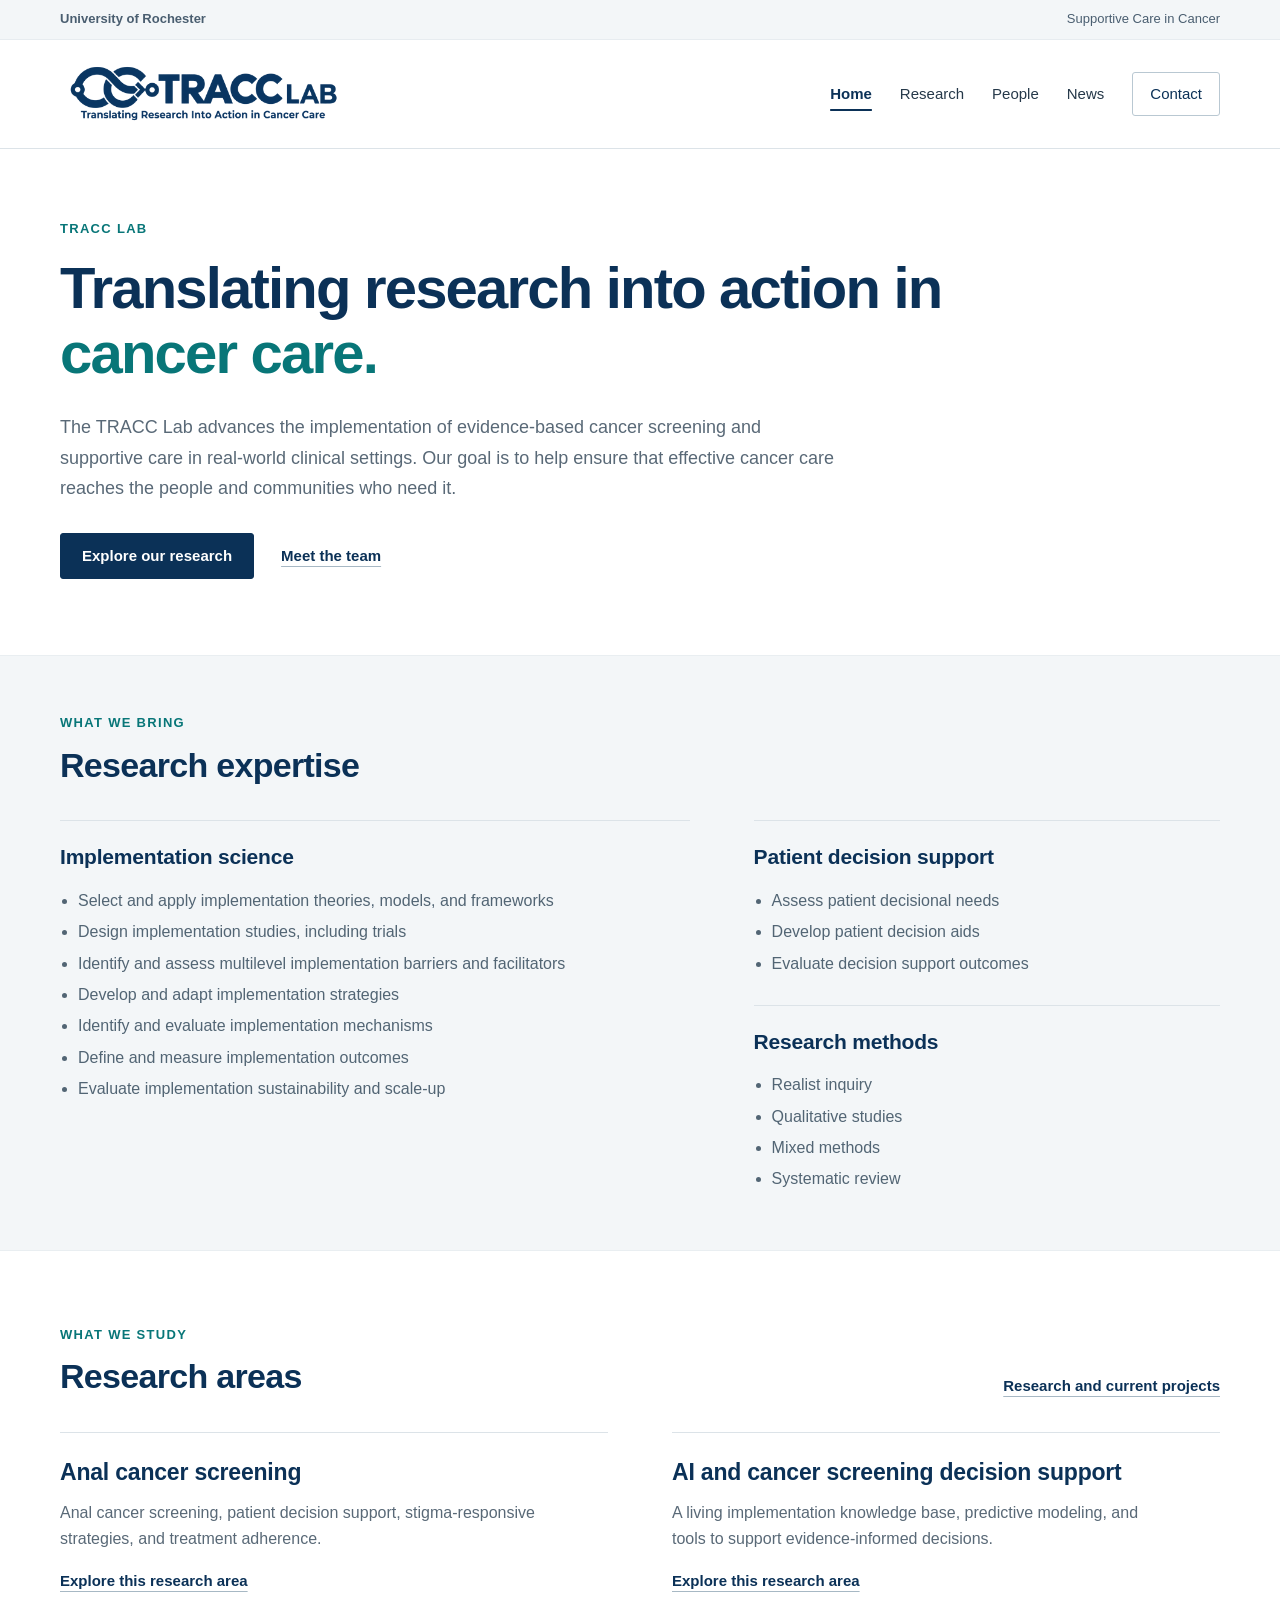
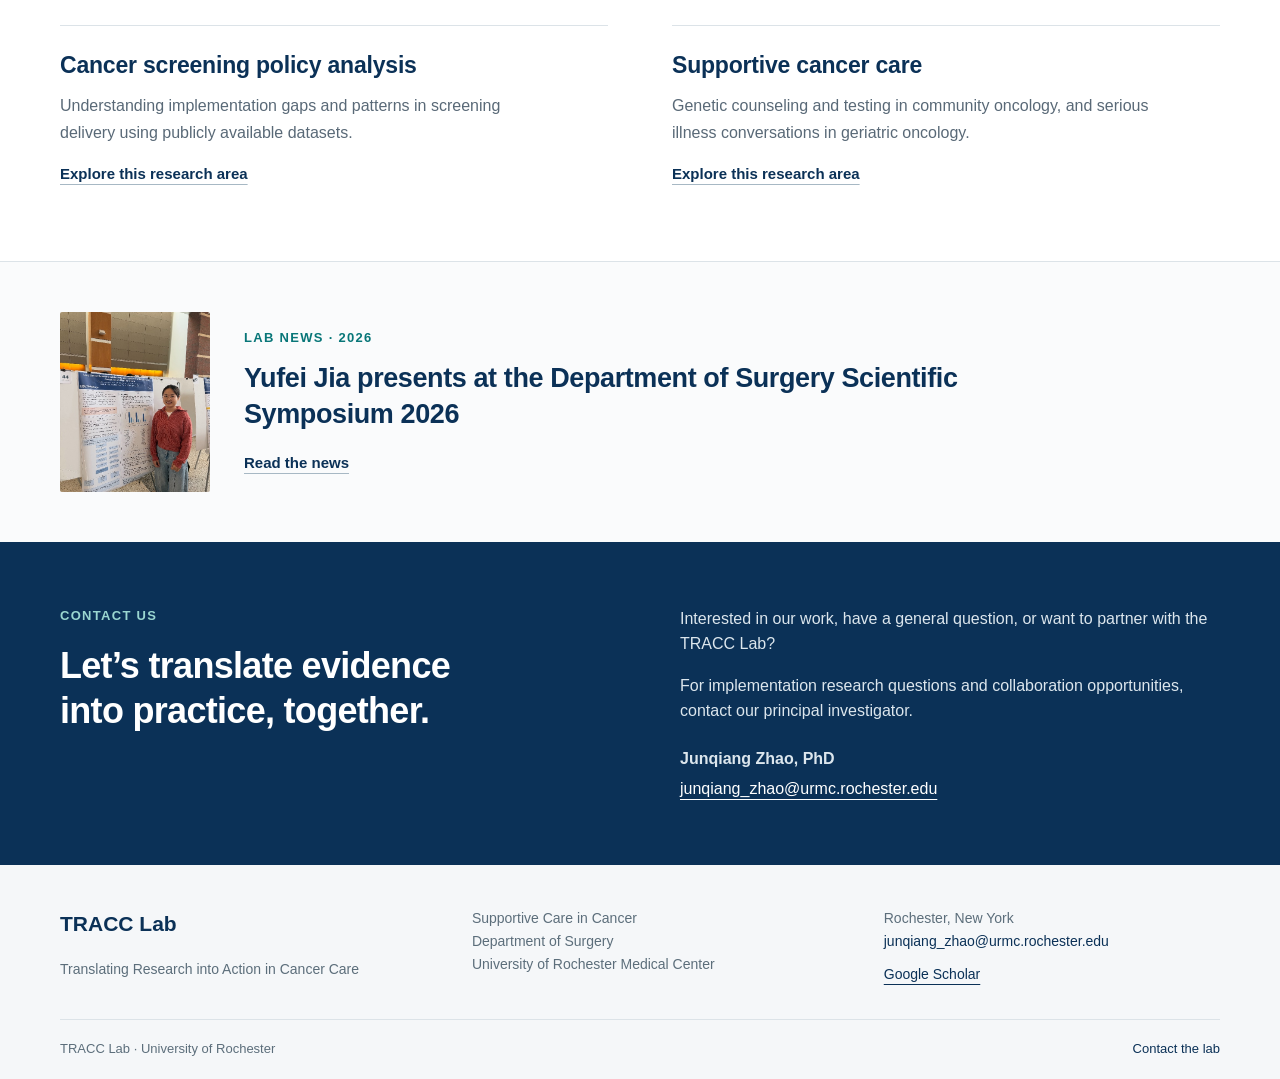
<file: index.html>
<!doctype html>
<html lang="en"><head>
<meta charset="utf-8"><meta name="viewport" content="width=device-width, initial-scale=1">
<meta name="theme-color" content="#0b3157"><meta name="description" content="The TRACC Lab advances the implementation of evidence-based cancer screening and supportive care in real-world clinical settings. Our goal is to help ensure that effective cancer care reaches the people and communities who need it.">
<meta property="og:title" content="TRACC Lab | Translating Research into Action in Cancer Care"><meta property="og:description" content="The TRACC Lab advances the implementation of evidence-based cancer screening and supportive care in real-world clinical settings. Our goal is to help ensure that effective cancer care reaches the people and communities who need it."><meta property="og:type" content="website">
<title>TRACC Lab | Translating Research into Action in Cancer Care</title><link rel="icon" href="assets/favicon.svg" type="image/svg+xml">
<link rel="stylesheet" href="styles.css"><script src="script.js" defer></script>
</head><body><a class="skip" href="#main">Skip to content</a>
<div class="institution-bar"><div class="container"><span>University of Rochester</span><span>Supportive Care in Cancer</span></div></div>
<header class="site-header"><div class="container header-inner">
  <a class="brand" href="index.html" aria-label="TRACC Lab home"><img src="assets/tracc-logo.png" width="2172" height="724" alt="TRACC Lab — Translating Research into Action in Cancer Care"></a>
  <nav id="site-nav" aria-label="Main navigation"><a href="index.html" aria-current="page">Home</a><a href="research.html">Research</a><a href="people.html">People</a><a href="news.html">News</a><a class="nav-contact" href="index.html#contact">Contact</a></nav>
  <button class="menu-toggle" type="button" aria-expanded="false" aria-controls="site-nav" aria-label="Open navigation"><span></span><span></span></button>
</div></header><main id="main"><section class="container home-hero">
  <div class="hero-copy"><p class="eyebrow">TRACC Lab</p><h1>Translating research into action in <span>cancer care.</span></h1><p class="lead">The TRACC Lab advances the implementation of evidence-based cancer screening and supportive care in real-world clinical settings. Our goal is to help ensure that effective cancer care reaches the people and communities who need it.</p><div class="hero-actions"><a class="button" href="research.html">Explore our research</a><a class="text-link" href="people.html">Meet the team</a></div></div>
</section>
<section class="expertise-section" id="expertise"><div class="container"><div class="section-heading"><p class="eyebrow">What we bring</p><h2>Research expertise</h2></div><div class="expertise-grid"><article class="expertise-item"><h3>Implementation science</h3><ul><li>Select and apply implementation theories, models, and frameworks</li><li>Design implementation studies, including trials</li><li>Identify and assess multilevel implementation barriers and facilitators</li><li>Develop and adapt implementation strategies</li><li>Identify and evaluate implementation mechanisms</li><li>Define and measure implementation outcomes</li><li>Evaluate implementation sustainability and scale-up</li></ul></article><article class="expertise-item"><h3>Patient decision support</h3><ul><li>Assess patient decisional needs</li><li>Develop patient decision aids</li><li>Evaluate decision support outcomes</li></ul></article><article class="expertise-item"><h3>Research methods</h3><ul><li>Realist inquiry</li><li>Qualitative studies</li><li>Mixed methods</li><li>Systematic review</li></ul></article></div></div></section>
<section class="container section"><div class="section-heading heading-with-link"><div><p class="eyebrow">What we study</p><h2>Research areas</h2></div><a class="text-link" href="research.html">Research and current projects</a></div><div class="research-preview-grid"><article class="research-preview"><h3><a href="research.html#screening">Anal cancer screening</a></h3><p>Anal cancer screening, patient decision support, stigma-responsive strategies, and treatment adherence.</p><a class="text-link" href="research.html#screening">Explore this research area</a></article><article class="research-preview"><h3><a href="research.html#ai">AI and cancer screening decision support</a></h3><p>A living implementation knowledge base, predictive modeling, and tools to support evidence-informed decisions.</p><a class="text-link" href="research.html#ai">Explore this research area</a></article><article class="research-preview"><h3><a href="research.html#policy">Cancer screening policy analysis</a></h3><p>Understanding implementation gaps and patterns in screening delivery using publicly available datasets.</p><a class="text-link" href="research.html#policy">Explore this research area</a></article><article class="research-preview"><h3><a href="research.html#supportive-care">Supportive cancer care</a></h3><p>Genetic counseling and testing in community oncology, and serious illness conversations in geriatric oncology.</p><a class="text-link" href="research.html#supportive-care">Explore this research area</a></article></div></section>
<section class="news-band"><div class="container news-feature"><a class="news-image-link" href="news.html#surgery-symposium-2026" aria-label="Read about Yufei Jia’s symposium presentation"><img src="assets/yufei-symposium-2026.jpg" width="503" height="670" alt="Yufei Jia presenting research at the Department of Surgery Scientific Symposium" loading="lazy"></a><div><p class="eyebrow">Lab news · 2026</p><h2><a href="news.html#surgery-symposium-2026">Yufei Jia presents at the Department of Surgery Scientific Symposium 2026</a></h2><a class="text-link" href="news.html#surgery-symposium-2026">Read the news</a></div></div></section>
<section class="contact-section" id="contact" aria-labelledby="contact-heading"><div class="container contact-inner">
<div><p class="eyebrow">Contact us</p><h2 id="contact-heading">Let’s translate evidence<br>into practice, together.</h2></div>
<div><p>Interested in our work, have a general question, or want to partner with the TRACC Lab?</p><p>For implementation research questions and collaboration opportunities, contact our principal investigator.</p><p class="contact-name">Junqiang Zhao, PhD</p><a class="email-link" href="mailto:junqiang_zhao@urmc.rochester.edu">junqiang_zhao@urmc.rochester.edu</a></div>
</div></section></main><footer class="site-footer"><div class="container footer-grid">
  <div><p class="footer-name">TRACC Lab</p><p>Translating Research into Action in Cancer Care</p></div>
  <div><p>Supportive Care in Cancer<br>Department of Surgery<br>University of Rochester Medical Center</p></div>
  <div><p>Rochester, New York</p><a href="mailto:junqiang_zhao@urmc.rochester.edu">junqiang_zhao@urmc.rochester.edu</a><a class="footer-scholar" href="https://scholar.google.com/citations?user=jrsInP4AAAAJ&amp;hl=en" target="_blank" rel="noopener noreferrer">Google Scholar</a></div>
</div><div class="container footer-bottom"><span>TRACC Lab · University of Rochester</span><a href="index.html#contact">Contact the lab</a></div></footer></body></html>
</file>
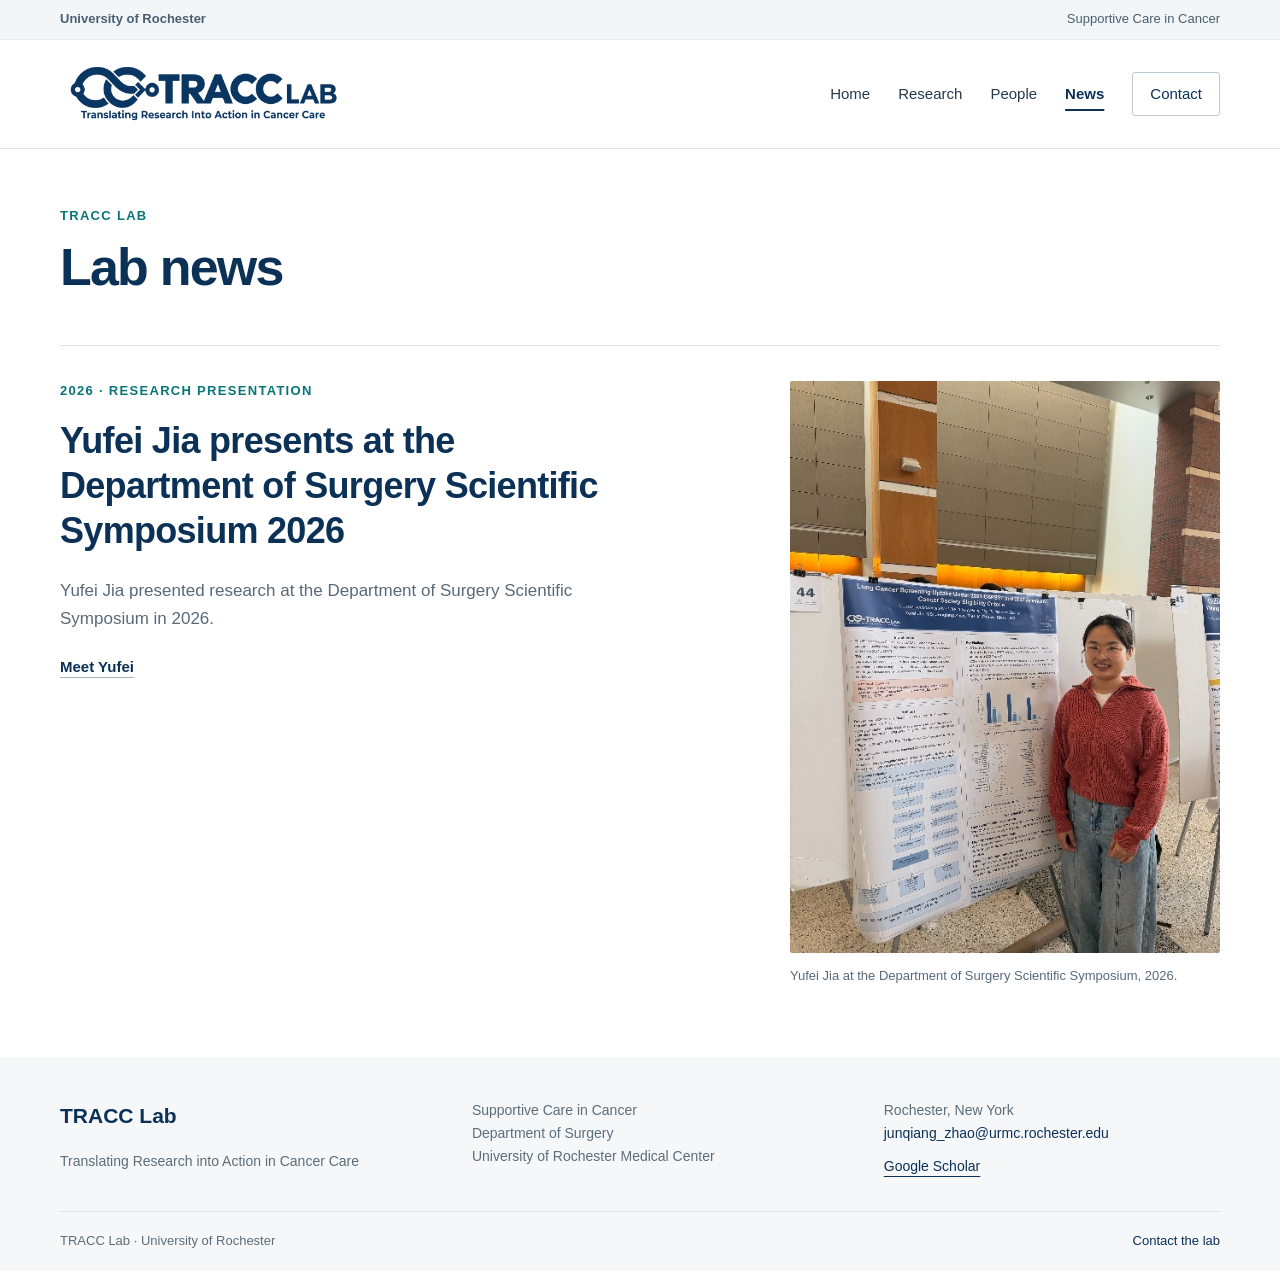
<file: news.html>
<!doctype html>
<html lang="en"><head>
<meta charset="utf-8"><meta name="viewport" content="width=device-width, initial-scale=1">
<meta name="theme-color" content="#0b3157"><meta name="description" content="Research presentations and news from the TRACC Lab.">
<meta property="og:title" content="Lab News | TRACC Lab"><meta property="og:description" content="Research presentations and news from the TRACC Lab."><meta property="og:type" content="website">
<title>Lab News | TRACC Lab</title><link rel="icon" href="assets/favicon.svg" type="image/svg+xml">
<link rel="stylesheet" href="styles.css"><script src="script.js" defer></script>
</head><body><a class="skip" href="#main">Skip to content</a>
<div class="institution-bar"><div class="container"><span>University of Rochester</span><span>Supportive Care in Cancer</span></div></div>
<header class="site-header"><div class="container header-inner">
  <a class="brand" href="index.html" aria-label="TRACC Lab home"><img src="assets/tracc-logo.png" width="2172" height="724" alt="TRACC Lab — Translating Research into Action in Cancer Care"></a>
  <nav id="site-nav" aria-label="Main navigation"><a href="index.html">Home</a><a href="research.html">Research</a><a href="people.html">People</a><a href="news.html" aria-current="page">News</a><a class="nav-contact" href="index.html#contact">Contact</a></nav>
  <button class="menu-toggle" type="button" aria-expanded="false" aria-controls="site-nav" aria-label="Open navigation"><span></span><span></span></button>
</div></header><main id="main"><div class="container page-heading"><p class="eyebrow">TRACC Lab</p><h1>Lab news</h1></div><section class="container news-page" aria-label="Lab news"><article class="news-article" id="surgery-symposium-2026"><div><p class="eyebrow">2026 · Research presentation</p><h2>Yufei Jia presents at the Department of Surgery Scientific Symposium 2026</h2><p>Yufei Jia presented research at the Department of Surgery Scientific Symposium in 2026.</p><a class="text-link" href="people.html#yufei-jia">Meet Yufei</a></div><figure><img src="assets/yufei-symposium-2026.jpg" width="503" height="670" alt="Yufei Jia standing beside a research poster at the Department of Surgery Scientific Symposium" loading="eager"><figcaption>Yufei Jia at the Department of Surgery Scientific Symposium, 2026.</figcaption></figure></article></section></main><footer class="site-footer"><div class="container footer-grid">
  <div><p class="footer-name">TRACC Lab</p><p>Translating Research into Action in Cancer Care</p></div>
  <div><p>Supportive Care in Cancer<br>Department of Surgery<br>University of Rochester Medical Center</p></div>
  <div><p>Rochester, New York</p><a href="mailto:junqiang_zhao@urmc.rochester.edu">junqiang_zhao@urmc.rochester.edu</a><a class="footer-scholar" href="https://scholar.google.com/citations?user=jrsInP4AAAAJ&amp;hl=en" target="_blank" rel="noopener noreferrer">Google Scholar</a></div>
</div><div class="container footer-bottom"><span>TRACC Lab · University of Rochester</span><a href="index.html#contact">Contact the lab</a></div></footer></body></html>
</file>
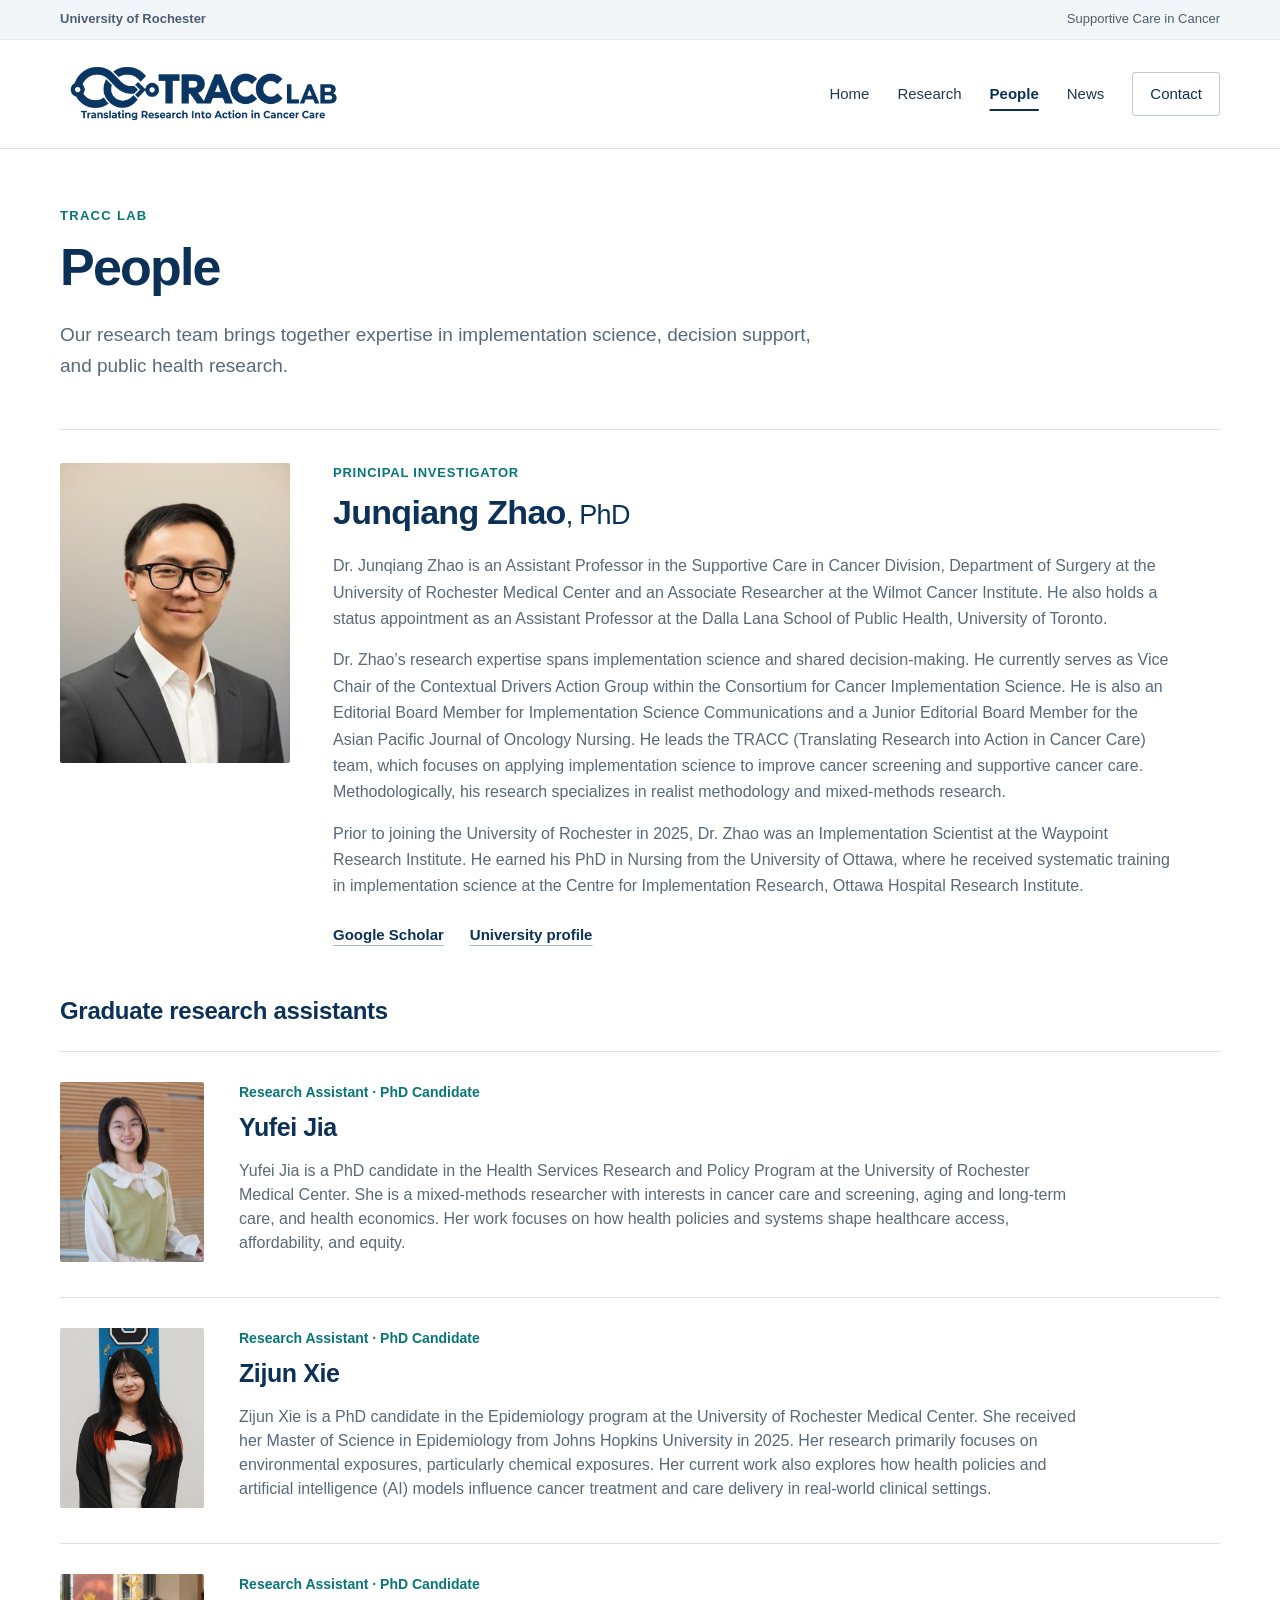
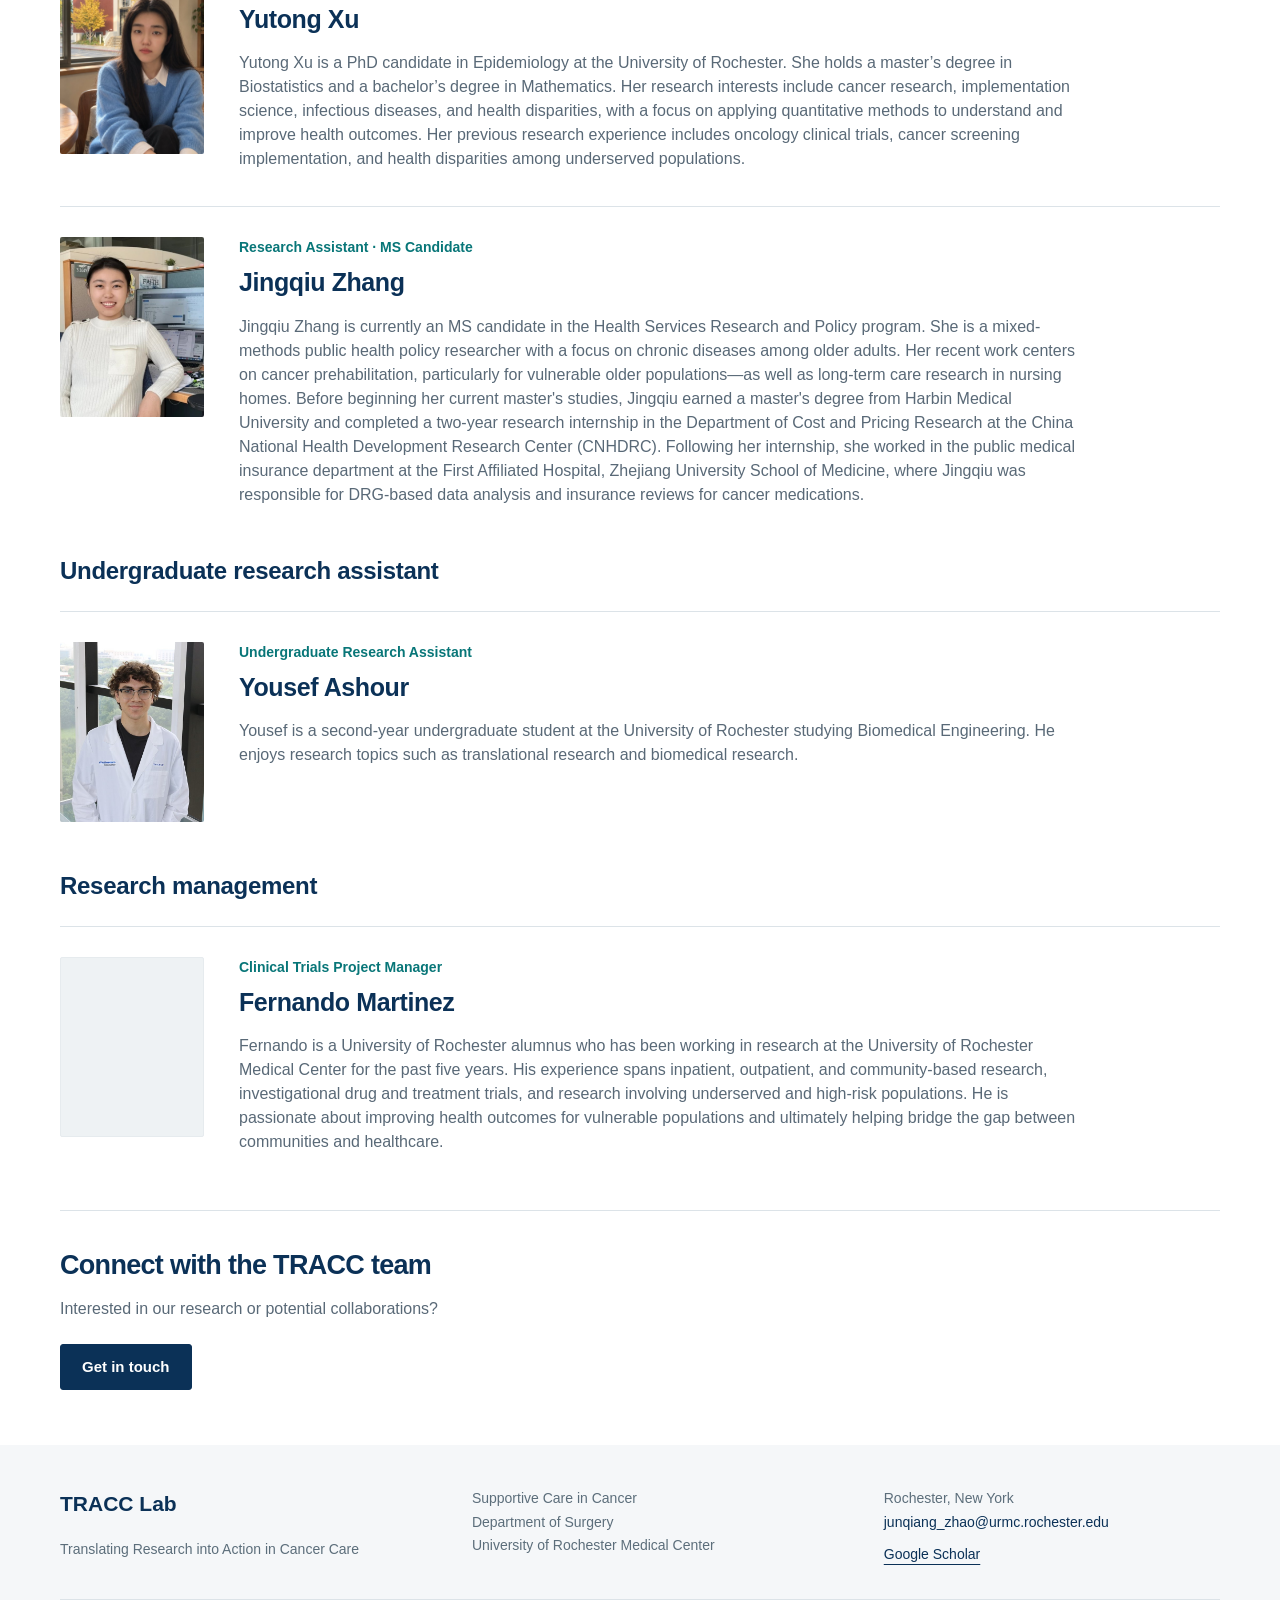
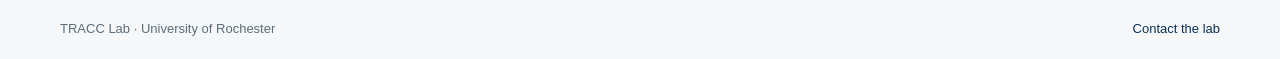
<file: people.html>
<!doctype html>
<html lang="en"><head>
<meta charset="utf-8"><meta name="viewport" content="width=device-width, initial-scale=1">
<meta name="theme-color" content="#0b3157"><meta name="description" content="Meet the TRACC Lab research team, led by Junqiang Zhao at the University of Rochester.">
<meta property="og:title" content="People | TRACC Lab"><meta property="og:description" content="Meet the TRACC Lab research team, led by Junqiang Zhao at the University of Rochester."><meta property="og:type" content="website">
<title>People | TRACC Lab</title><link rel="icon" href="assets/favicon.svg" type="image/svg+xml">
<link rel="stylesheet" href="styles.css"><script src="script.js" defer></script>
</head><body><a class="skip" href="#main">Skip to content</a>
<div class="institution-bar"><div class="container"><span>University of Rochester</span><span>Supportive Care in Cancer</span></div></div>
<header class="site-header"><div class="container header-inner">
  <a class="brand" href="index.html" aria-label="TRACC Lab home"><img src="assets/tracc-logo.png" width="2172" height="724" alt="TRACC Lab — Translating Research into Action in Cancer Care"></a>
  <nav id="site-nav" aria-label="Main navigation"><a href="index.html">Home</a><a href="research.html">Research</a><a href="people.html" aria-current="page">People</a><a href="news.html">News</a><a class="nav-contact" href="index.html#contact">Contact</a></nav>
  <button class="menu-toggle" type="button" aria-expanded="false" aria-controls="site-nav" aria-label="Open navigation"><span></span><span></span></button>
</div></header><main id="main"><div class="container page-heading"><p class="eyebrow">TRACC Lab</p><h1>People</h1><p class="page-intro">Our research team brings together expertise in implementation science, decision support, and public health research.</p></div><div class="container people-content"><article class="person pi-profile" id="junqiang-zhao"><img class="person-photo" src="assets/junqiang-zhao.jpg" width="230" height="300" alt="Junqiang Zhao" loading="lazy"><div class="person-copy"><p class="person-role">Principal Investigator</p><h2>Junqiang Zhao<span>, PhD</span></h2><p>Dr. Junqiang Zhao is an Assistant Professor in the Supportive Care in Cancer Division, Department of Surgery at the University of Rochester Medical Center and an Associate Researcher at the Wilmot Cancer Institute. He also holds a status appointment as an Assistant Professor at the Dalla Lana School of Public Health, University of Toronto.</p><p>Dr. Zhao’s research expertise spans implementation science and shared decision-making. He currently serves as Vice Chair of the Contextual Drivers Action Group within the Consortium for Cancer Implementation Science. He is also an Editorial Board Member for Implementation Science Communications and a Junior Editorial Board Member for the Asian Pacific Journal of Oncology Nursing. He leads the TRACC (Translating Research into Action in Cancer Care) team, which focuses on applying implementation science to improve cancer screening and supportive cancer care. Methodologically, his research specializes in realist methodology and mixed-methods research.</p><p>Prior to joining the University of Rochester in 2025, Dr. Zhao was an Implementation Scientist at the Waypoint Research Institute. He earned his PhD in Nursing from the University of Ottawa, where he received systematic training in implementation science at the Centre for Implementation Research, Ottawa Hospital Research Institute.</p><div class="profile-links"><a class="text-link" href="https://scholar.google.com/citations?user=jrsInP4AAAAJ&amp;hl=en" target="_blank" rel="noopener noreferrer">Google Scholar</a><a class="text-link" href="https://www.urmc.rochester.edu/people/112365270-junqiang-zhao" target="_blank" rel="noopener noreferrer">University profile</a></div></div></article><section class="people-group" aria-labelledby="graduate-heading"><h2 id="graduate-heading">Graduate research assistants</h2><article class="person" id="yufei-jia"><img class="person-photo" src="assets/yufei-jia.jpg" width="144" height="180" alt="Yufei Jia" loading="lazy"><div class="person-copy"><p class="person-role">Research Assistant · PhD Candidate</p><h3>Yufei Jia</h3><p>Yufei Jia is a PhD candidate in the Health Services Research and Policy Program at the University of Rochester Medical Center. She is a mixed-methods researcher with interests in cancer care and screening, aging and long-term care, and health economics. Her work focuses on how health policies and systems shape healthcare access, affordability, and equity.</p></div></article><article class="person" id="zijun-xie"><img class="person-photo" src="assets/zijun-xie.jpg" width="144" height="180" alt="Zijun Xie" loading="lazy"><div class="person-copy"><p class="person-role">Research Assistant · PhD Candidate</p><h3>Zijun Xie</h3><p>Zijun Xie is a PhD candidate in the Epidemiology program at the University of Rochester Medical Center. She received her Master of Science in Epidemiology from Johns Hopkins University in 2025. Her research primarily focuses on environmental exposures, particularly chemical exposures. Her current work also explores how health policies and artificial intelligence (AI) models influence cancer treatment and care delivery in real-world clinical settings.</p></div></article><article class="person" id="yutong-xu"><img class="person-photo" src="assets/yutong-xu.jpg" width="144" height="180" alt="Yutong Xu" loading="lazy"><div class="person-copy"><p class="person-role">Research Assistant · PhD Candidate</p><h3>Yutong Xu</h3><p>Yutong Xu is a PhD candidate in Epidemiology at the University of Rochester. She holds a master’s degree in Biostatistics and a bachelor’s degree in Mathematics. Her research interests include cancer research, implementation science, infectious diseases, and health disparities, with a focus on applying quantitative methods to understand and improve health outcomes. Her previous research experience includes oncology clinical trials, cancer screening implementation, and health disparities among underserved populations.</p></div></article><article class="person" id="jingqiu-zhang"><img class="person-photo" src="assets/jingqiu-zhang.jpg" width="144" height="180" alt="Jingqiu Zhang" loading="lazy"><div class="person-copy"><p class="person-role">Research Assistant · MS Candidate</p><h3>Jingqiu Zhang</h3><p>Jingqiu Zhang is currently an MS candidate in the Health Services Research and Policy program. She is a mixed-methods public health policy researcher with a focus on chronic diseases among older adults. Her recent work centers on cancer prehabilitation, particularly for vulnerable older populations—as well as long-term care research in nursing homes. Before beginning her current master&#x27;s studies, Jingqiu earned a master&#x27;s degree from Harbin Medical University and completed a two-year research internship in the Department of Cost and Pricing Research at the China National Health Development Research Center (CNHDRC). Following her internship, she worked in the public medical insurance department at the First Affiliated Hospital, Zhejiang University School of Medicine, where Jingqiu was responsible for DRG-based data analysis and insurance reviews for cancer medications.</p></div></article></section><section class="people-group" aria-labelledby="undergraduate-heading"><h2 id="undergraduate-heading">Undergraduate research assistant</h2><article class="person" id="yousef-ashour"><img class="person-photo" src="assets/yousef-ashour.jpg" width="144" height="180" alt="Yousef Ashour" loading="lazy"><div class="person-copy"><p class="person-role">Undergraduate Research Assistant</p><h3>Yousef Ashour</h3><p>Yousef is a second-year undergraduate student at the University of Rochester studying Biomedical Engineering. He enjoys research topics such as translational research and biomedical research.</p></div></article></section><section class="people-group" aria-labelledby="management-heading"><h2 id="management-heading">Research management</h2><article class="person" id="fernando-martinez"><div class="person-photo person-photo--empty" aria-hidden="true"></div><div class="person-copy"><p class="person-role">Clinical Trials Project Manager</p><h3>Fernando Martinez</h3><p>Fernando is a University of Rochester alumnus who has been working in research at the University of Rochester Medical Center for the past five years. His experience spans inpatient, outpatient, and community-based research, investigational drug and treatment trials, and research involving underserved and high-risk populations. He is passionate about improving health outcomes for vulnerable populations and ultimately helping bridge the gap between communities and healthcare.</p></div></article></section></div><div class="container inline-contact"><h2>Connect with the TRACC team</h2><p>Interested in our research or potential collaborations?</p><a class="button" href="index.html#contact">Get in touch</a></div></main><footer class="site-footer"><div class="container footer-grid">
  <div><p class="footer-name">TRACC Lab</p><p>Translating Research into Action in Cancer Care</p></div>
  <div><p>Supportive Care in Cancer<br>Department of Surgery<br>University of Rochester Medical Center</p></div>
  <div><p>Rochester, New York</p><a href="mailto:junqiang_zhao@urmc.rochester.edu">junqiang_zhao@urmc.rochester.edu</a><a class="footer-scholar" href="https://scholar.google.com/citations?user=jrsInP4AAAAJ&amp;hl=en" target="_blank" rel="noopener noreferrer">Google Scholar</a></div>
</div><div class="container footer-bottom"><span>TRACC Lab · University of Rochester</span><a href="index.html#contact">Contact the lab</a></div></footer></body></html>
</file>
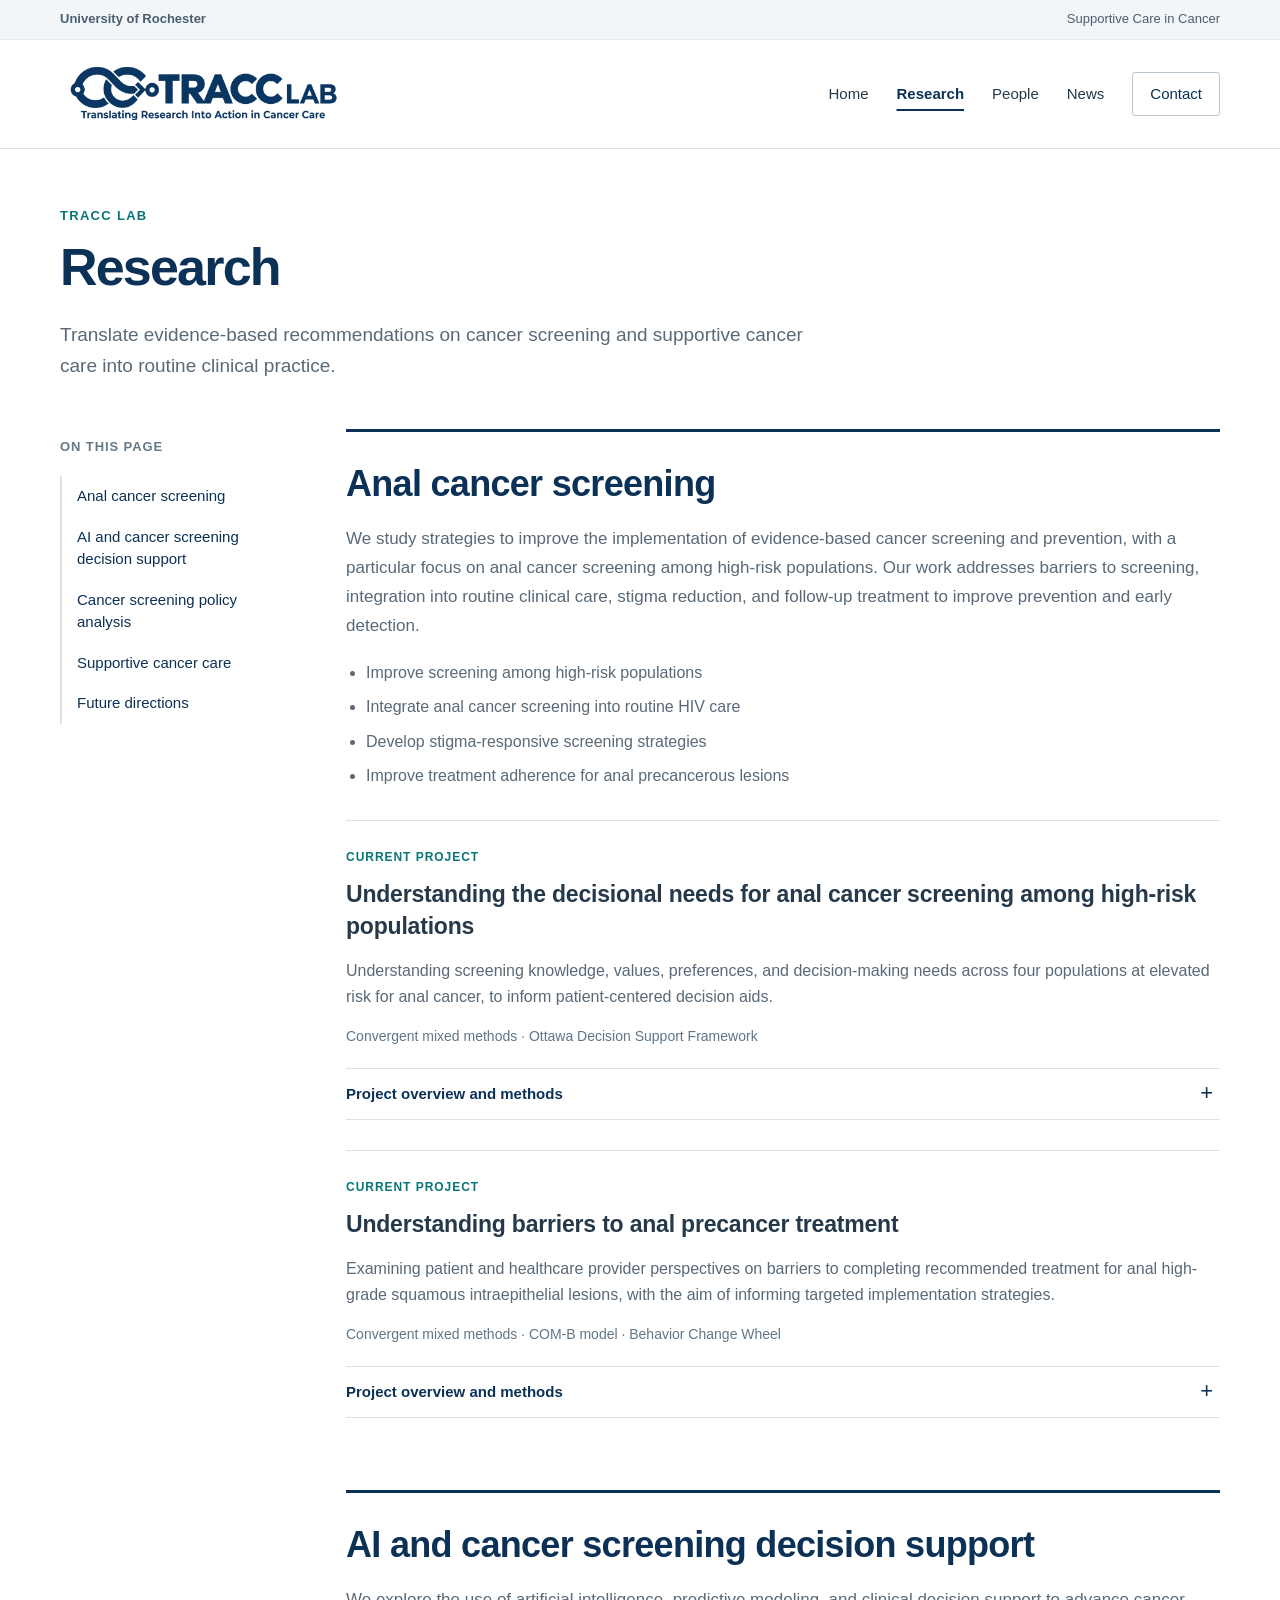
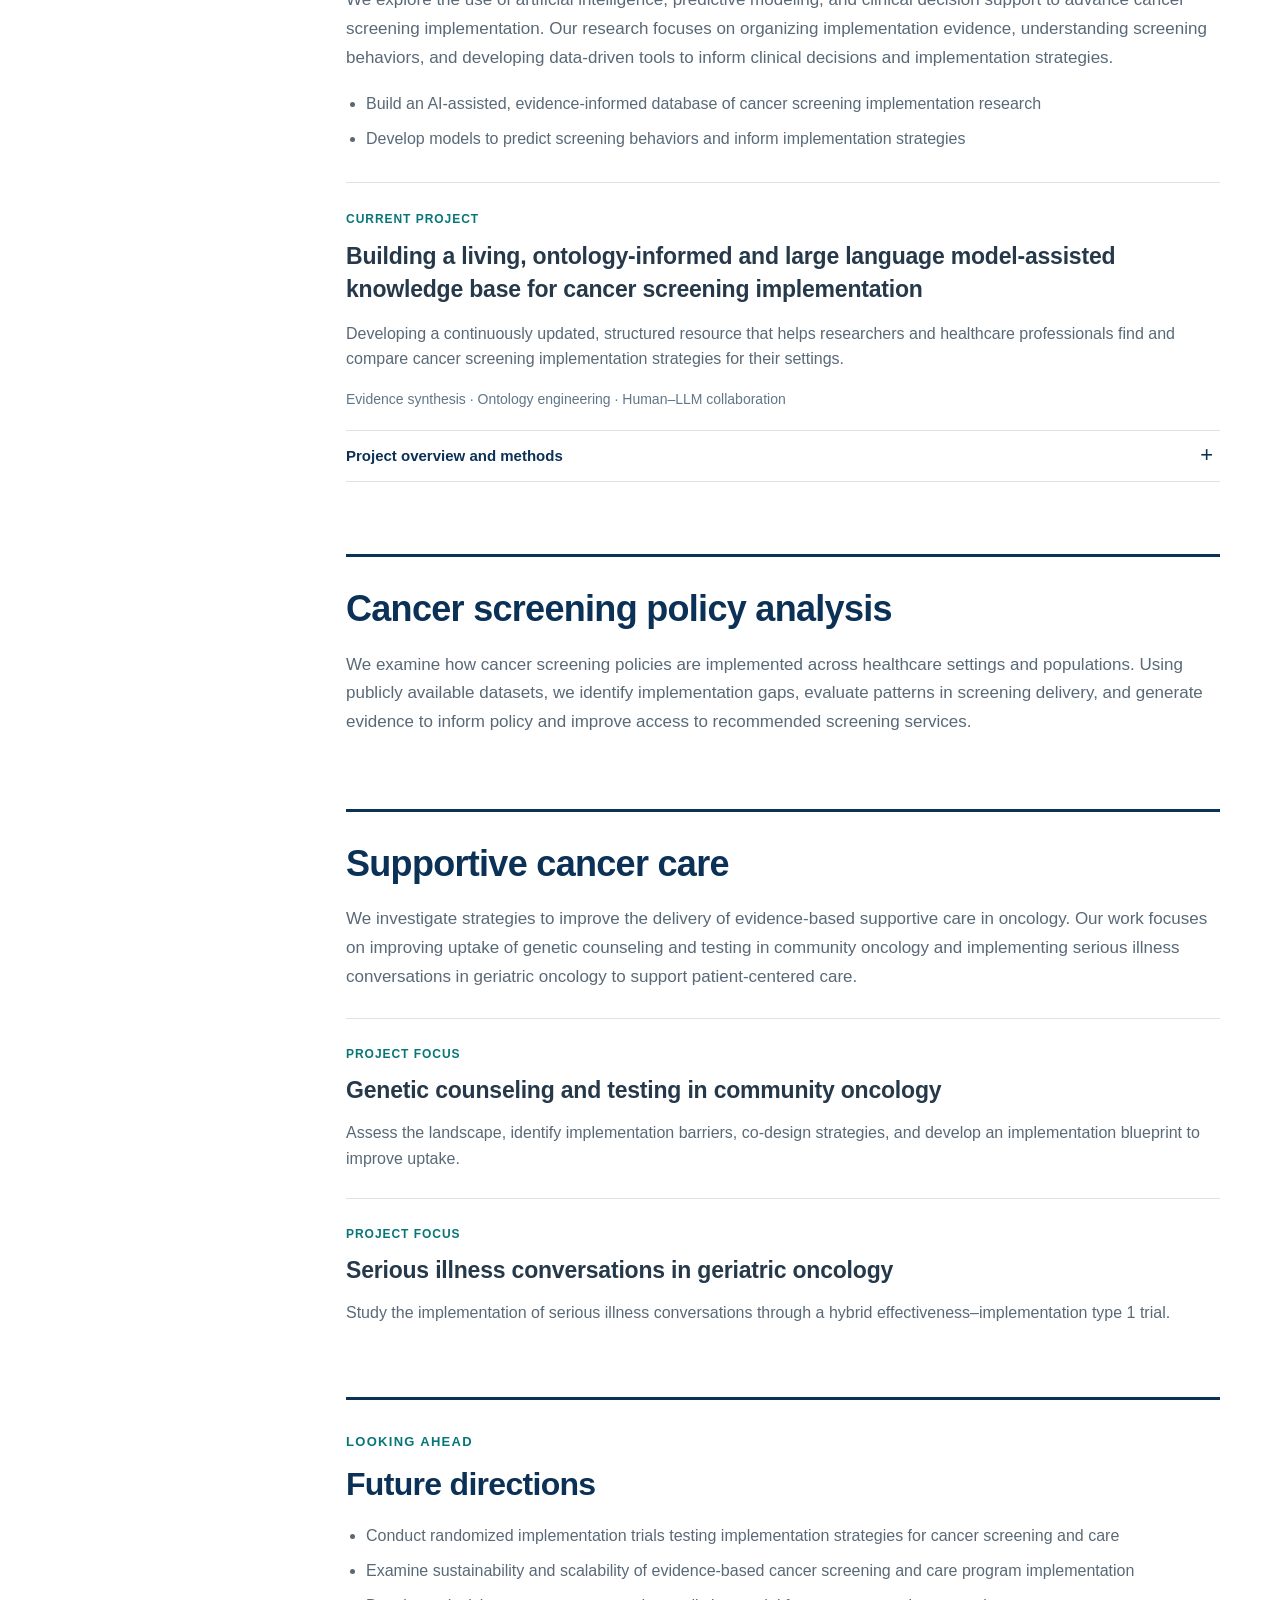
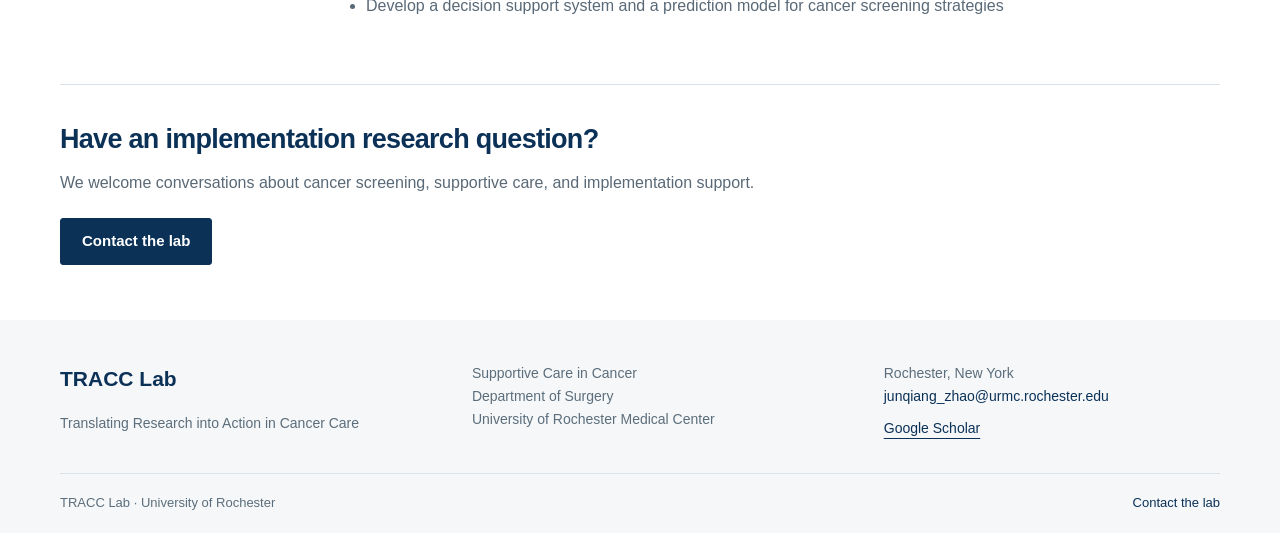
<file: research.html>
<!doctype html>
<html lang="en"><head>
<meta charset="utf-8"><meta name="viewport" content="width=device-width, initial-scale=1">
<meta name="theme-color" content="#0b3157"><meta name="description" content="Translate evidence-based recommendations on cancer screening and supportive cancer care into routine clinical practice.">
<meta property="og:title" content="Research | TRACC Lab"><meta property="og:description" content="Translate evidence-based recommendations on cancer screening and supportive cancer care into routine clinical practice."><meta property="og:type" content="website">
<title>Research | TRACC Lab</title><link rel="icon" href="assets/favicon.svg" type="image/svg+xml">
<link rel="stylesheet" href="styles.css"><script src="script.js" defer></script>
</head><body><a class="skip" href="#main">Skip to content</a>
<div class="institution-bar"><div class="container"><span>University of Rochester</span><span>Supportive Care in Cancer</span></div></div>
<header class="site-header"><div class="container header-inner">
  <a class="brand" href="index.html" aria-label="TRACC Lab home"><img src="assets/tracc-logo.png" width="2172" height="724" alt="TRACC Lab — Translating Research into Action in Cancer Care"></a>
  <nav id="site-nav" aria-label="Main navigation"><a href="index.html">Home</a><a href="research.html" aria-current="page">Research</a><a href="people.html">People</a><a href="news.html">News</a><a class="nav-contact" href="index.html#contact">Contact</a></nav>
  <button class="menu-toggle" type="button" aria-expanded="false" aria-controls="site-nav" aria-label="Open navigation"><span></span><span></span></button>
</div></header><main id="main"><div class="container page-heading"><p class="eyebrow">TRACC Lab</p><h1>Research</h1><p class="page-intro">Translate evidence-based recommendations on cancer screening and supportive cancer care into routine clinical practice.</p></div><div class="container research-layout"><nav class="research-nav" aria-label="Research areas"><p>On this page</p><a href="#screening">Anal cancer screening</a><a href="#ai">AI and cancer screening decision support</a><a href="#policy">Cancer screening policy analysis</a><a href="#supportive-care">Supportive cancer care</a><a href="#future-directions">Future directions</a></nav><div class="research-main"><section class="research-area" id="screening"><h2>Anal cancer screening</h2><p class="area-intro">We study strategies to improve the implementation of evidence-based cancer screening and prevention, with a particular focus on anal cancer screening among high-risk populations. Our work addresses barriers to screening, integration into routine clinical care, stigma reduction, and follow-up treatment to improve prevention and early detection.</p><ul><li>Improve screening among high-risk populations</li><li>Integrate anal cancer screening into routine HIV care</li><li>Develop stigma-responsive screening strategies</li><li>Improve treatment adherence for anal precancerous lesions</li></ul><article class="project" id="screening-decisions"><p class="project-label">Current project</p><h3>Understanding the decisional needs for anal cancer screening among high-risk populations</h3><p>Understanding screening knowledge, values, preferences, and decision-making needs across four populations at elevated risk for anal cancer, to inform patient-centered decision aids.</p><p class="project-methods">Convergent mixed methods<span aria-hidden="true"> · </span>Ottawa Decision Support Framework</p><details><summary>Project overview and methods</summary><div class="details-body"><p>This convergent mixed-methods study aims to understand the decisional needs of four populations at elevated risk for anal cancer: people with HIV (PWH), men who have sex with men (MSM), individuals with a history of HPV-related gynecologic malignancies or high-grade dysplasia, and solid organ transplant recipients. Guided by the Ottawa Decision Support Framework, the study explores participants’ knowledge of anal cancer and screening, perceived risk, personal values, preferences, social support, and decisional conflict. Although anal cancer screening is increasingly recommended for high-risk populations, barriers such as limited awareness, stigma, and uncertainty regarding screening benefits and potential harms complicate decision-making. The findings provide a foundation for developing patient-centered decision aids that support informed, value-concordant decisions regarding anal cancer screening.</p><p>The study employs a convergent mixed-methods design, collecting quantitative survey data and qualitative interview data in parallel. Approximately 260 participants complete a brief survey assessing sociodemographic characteristics, screening knowledge, decision stage, values, social support, decisional conflict, and preferences for a future decision aid. A purposive subset of approximately 60 participants participates in semi-structured interviews exploring their experiences, knowledge gaps, decision-making challenges, and perspectives on screening, with additional attention to population-specific concerns. Survey data are analyzed using descriptive statistics, while interview transcripts undergo thematic analysis guided by the Ottawa Decision Support Framework. Findings are integrated at the aggregate level to provide a comprehensive understanding of decisional needs across the four populations. The results directly inform the content, structure, framing, and delivery format of future anal cancer screening decision aid prototypes.</p></div></details></article><article class="project" id="precancer-treatment"><p class="project-label">Current project</p><h3>Understanding barriers to anal precancer treatment</h3><p>Examining patient and healthcare provider perspectives on barriers to completing recommended treatment for anal high-grade squamous intraepithelial lesions, with the aim of informing targeted implementation strategies.</p><p class="project-methods">Convergent mixed methods<span aria-hidden="true"> · </span>COM-B model · Behavior Change Wheel</p><details><summary>Project overview and methods</summary><div class="details-body"><p>This convergent mixed-methods study aims to identify barriers that prevent patients diagnosed with anal high-grade squamous intraepithelial lesions (HSIL), a precancerous condition, from completing recommended treatment. Guided by the Capability, Opportunity, Motivation–Behavior (COM-B) model and the Behavior Change Wheel (BCW), the study explores patient and healthcare provider perspectives on factors influencing treatment adherence. Despite evidence demonstrating that treatment of anal HSIL significantly reduces the risk of progression to anal cancer, adherence to recommended treatment and follow-up remains suboptimal. The study examines individual, healthcare-related, and contextual barriers to treatment completion, as well as potential strategies to improve patient engagement and retention in care. Findings will inform the development of targeted strategies to improve adherence to anal precancer treatment and reduce the risk of progression to invasive anal cancer.</p><p>The study employs a convergent mixed-methods design, collecting quantitative survey data and qualitative interview data in parallel. Approximately 35 patients with confirmed anal HSIL and 10 healthcare providers involved in anal HSIL care complete brief electronic surveys assessing treatment completion, perceived barriers to adherence, and potential strategies for improvement. A purposive subset of approximately 10 patients who have not initiated recommended treatment within 90 days of diagnosis and five healthcare providers participate in semi-structured interviews to further explore their experiences and perspectives. Survey data are analyzed using descriptive statistics, while interview transcripts undergo reflective thematic analysis guided by the COM-B model. Findings from the patient and provider surveys and interviews are integrated during analysis to provide a comprehensive understanding of barriers to treatment adherence across individual and healthcare system levels. The results will inform the development of targeted interventions and strategies to improve adherence to recommended anal precancer treatment and support timely, appropriate care.</p></div></details></article></section><section class="research-area" id="ai"><h2>AI and cancer screening decision support</h2><p class="area-intro">We explore the use of artificial intelligence, predictive modeling, and clinical decision support to advance cancer screening implementation. Our research focuses on organizing implementation evidence, understanding screening behaviors, and developing data-driven tools to inform clinical decisions and implementation strategies.</p><ul><li>Build an AI-assisted, evidence-informed database of cancer screening implementation research</li><li>Develop models to predict screening behaviors and inform implementation strategies</li></ul><article class="project" id="living-knowledge-base"><p class="project-label">Current project</p><h3>Building a living, ontology-informed and large language model-assisted knowledge base for cancer screening implementation</h3><p>Developing a continuously updated, structured resource that helps researchers and healthcare professionals find and compare cancer screening implementation strategies for their settings.</p><p class="project-methods">Evidence synthesis<span aria-hidden="true"> · </span>Ontology engineering · Human–LLM collaboration</p><details><summary>Project overview and methods</summary><div class="details-body"><p>This project aims to develop a living, ontology-informed, and large language model (LLM)-assisted knowledge base to improve the accessibility, organization, and application of evidence on cancer screening implementation. Although numerous implementation strategies have been evaluated to improve cancer screening uptake, the evidence remains fragmented, inconsistently reported, and difficult to translate into clinical practice. The project addresses this gap by creating a continuously updated, structured, and computer-readable resource that organizes implementation evidence across cancer types, populations, and healthcare contexts. The knowledge base supports evidence-informed decision-making by enabling researchers and healthcare professionals to identify, compare, and retrieve implementation strategies that are relevant to their specific clinical and organizational settings.</p><p>The project employs a human-LLM collaborative workflow to develop and maintain the knowledge base. The research team develops a cancer screening implementation ontology, building on the Behavior Change Intervention Ontology, to standardize the representation of screening pathways, implementation determinants, strategies, and outcomes. Guided by Cochrane Effective Practice and Organization of Care methods, the team systematically identifies randomized controlled trials evaluating cancer screening implementation strategies across PubMed, EMBASE, CINAHL, and PsycINFO. Eligible studies undergo structured data extraction and standardization using the ontology, with LLM-assisted processes supported by source verification and expert review. The resulting interactive knowledge base enables evidence visualization, synthesis, and structured comparison, while ongoing updates and quality evaluations support its continued development. Ultimately, this resource provides an evidence infrastructure for advancing precision implementation science and developing future context-sensitive decision-support applications.</p><a class="text-link" href="https://f1000research.com/articles/15-1253" target="_blank" rel="noopener noreferrer">Read the project publication</a></div></details></article></section><section class="research-area" id="policy"><h2>Cancer screening policy analysis</h2><p class="area-intro">We examine how cancer screening policies are implemented across healthcare settings and populations. Using publicly available datasets, we identify implementation gaps, evaluate patterns in screening delivery, and generate evidence to inform policy and improve access to recommended screening services.</p></section><section class="research-area" id="supportive-care"><h2>Supportive cancer care</h2><p class="area-intro">We investigate strategies to improve the delivery of evidence-based supportive care in oncology. Our work focuses on improving uptake of genetic counseling and testing in community oncology and implementing serious illness conversations in geriatric oncology to support patient-centered care.</p><div class="supportive-project"><p class="project-label">Project focus</p><h3>Genetic counseling and testing in community oncology</h3><p>Assess the landscape, identify implementation barriers, co-design strategies, and develop an implementation blueprint to improve uptake.</p></div><div class="supportive-project"><p class="project-label">Project focus</p><h3>Serious illness conversations in geriatric oncology</h3><p>Study the implementation of serious illness conversations through a hybrid effectiveness–implementation type 1 trial.</p></div></section><section class="future-directions" id="future-directions"><p class="eyebrow">Looking ahead</p><h2>Future directions</h2><ul><li>Conduct randomized implementation trials testing implementation strategies for cancer screening and care</li><li>Examine sustainability and scalability of evidence-based cancer screening and care program implementation</li><li>Develop a decision support system and a prediction model for cancer screening strategies</li></ul></section></div></div><div class="container inline-contact"><h2>Have an implementation research question?</h2><p>We welcome conversations about cancer screening, supportive care, and implementation support.</p><a class="button" href="index.html#contact">Contact the lab</a></div></main><footer class="site-footer"><div class="container footer-grid">
  <div><p class="footer-name">TRACC Lab</p><p>Translating Research into Action in Cancer Care</p></div>
  <div><p>Supportive Care in Cancer<br>Department of Surgery<br>University of Rochester Medical Center</p></div>
  <div><p>Rochester, New York</p><a href="mailto:junqiang_zhao@urmc.rochester.edu">junqiang_zhao@urmc.rochester.edu</a><a class="footer-scholar" href="https://scholar.google.com/citations?user=jrsInP4AAAAJ&amp;hl=en" target="_blank" rel="noopener noreferrer">Google Scholar</a></div>
</div><div class="container footer-bottom"><span>TRACC Lab · University of Rochester</span><a href="index.html#contact">Contact the lab</a></div></footer></body></html>
</file>
<file: styles.css>
:root{--navy:#0b3157;--teal:#087678;--text:#26394a;--muted:#596977;--line:#dce3e8;--pale:#f3f6f8;--white:#fff;--font:-apple-system,BlinkMacSystemFont,"Segoe UI",Arial,sans-serif}
*{box-sizing:border-box}
html{scroll-behavior:smooth;scroll-padding-top:26px}
body{margin:0;background:var(--white);color:var(--text);font:400 16px/1.6 var(--font);-webkit-font-smoothing:antialiased}
a{color:var(--navy);text-decoration:none;text-underline-offset:5px}
a:hover{text-decoration:underline}
button{font:inherit;cursor:pointer}
img{display:block;max-width:100%;height:auto}
a:focus-visible,button:focus-visible,summary:focus-visible{outline:3px solid #b67b20;outline-offset:5px}
.container{width:calc(100% - 96px);max-width:1160px;margin-inline:auto}
h1,h2,h3,p,figure{margin:0}
h1,h2,h3{color:var(--navy)}
h1{font-size:58px;font-weight:650;line-height:1.12;letter-spacing:-1.8px}
h2{font-size:34px;font-weight:600;line-height:1.22;letter-spacing:-.7px}
h3{font-size:22px;font-weight:600;line-height:1.35;letter-spacing:-.2px}
p+p{margin-top:16px}
ul{padding-left:20px;margin:18px 0 0}
li+li{margin-top:8px}
.skip{position:fixed;top:12px;left:12px;z-index:100;background:var(--navy);color:white;padding:10px 16px;transform:translateY(-180%)}
.skip:focus{transform:none}
.institution-bar{background:var(--pale);border-bottom:1px solid #e7ecf0;color:#4a5e70;font-size:13px}
.institution-bar>.container{display:flex;align-items:center;justify-content:space-between;gap:20px;padding-block:9px}
.institution-bar span:first-child{font-weight:600}
.site-header{border-bottom:1px solid var(--line);background:var(--white)}
.header-inner{display:flex;justify-content:space-between;align-items:center;gap:30px;min-height:108px;position:relative}
.brand{display:block;flex-shrink:0;width:290px}
.brand img{width:100%}
.site-header nav{display:flex;align-items:center;gap:28px;font-size:15px}
.site-header nav>a{padding:9px 0;white-space:nowrap;color:var(--text)}
.site-header nav>a[aria-current=page]{color:var(--navy);text-decoration:underline;text-decoration-thickness:2px;text-underline-offset:10px;font-weight:600}
.site-header nav>.nav-contact{padding:9px 17px;border:1px solid #b9c8d2;border-radius:3px;color:var(--navy)}
.menu-toggle{display:none}
.eyebrow{font-size:13px;line-height:1.5;letter-spacing:.1em;text-transform:uppercase;font-weight:650;color:var(--teal);margin:0 0 18px}
.home-hero{padding-top:70px;padding-bottom:76px}
.hero-copy{max-width:940px}.hero-copy h1{max-width:900px}
.hero-copy h1 span{color:var(--teal)}
.lead{font-size:18px;line-height:1.7;color:var(--muted);margin-top:26px;max-width:780px}
.hero-actions{display:flex;align-items:center;gap:27px;flex-wrap:wrap;margin-top:29px}
.button{display:inline-block;border:1px solid var(--navy);padding:11px 21px;border-radius:3px;background:var(--navy);color:white;font-size:15px;font-weight:550;line-height:1.5;text-align:center}
.button:hover{background:#17476e;border-color:#17476e;text-decoration:none}
.text-link{display:inline-block;font-size:15px;font-weight:550;text-decoration:underline;text-decoration-color:#a7b8c4;text-decoration-thickness:1px}
.text-link:hover{text-decoration-color:var(--navy)}









.section{padding-block:74px}
.section-heading{margin-bottom:34px}
.section-heading .eyebrow{margin-bottom:12px}
.heading-with-link{display:flex;justify-content:space-between;align-items:flex-end;gap:25px}
.expertise-section{padding-block:57px;background:var(--pale);border-block:1px solid #e9eef1}
.expertise-grid{display:grid;grid-template-columns:minmax(0,1.35fr) minmax(0,1fr);column-gap:64px;row-gap:28px;align-items:start}
.expertise-item{border-top:1px solid var(--line);padding-top:22px}
.expertise-item:first-child{grid-column:1;grid-row:1 / span 2}
.expertise-item h3{font-size:21px}
.expertise-item ul{font-size:16px;line-height:1.65;color:#526574;margin-top:16px;padding-left:18px}
.expertise-item li+li{margin-top:5px}
.research-preview-grid{display:grid;grid-template-columns:repeat(2,minmax(0,1fr));column-gap:64px;row-gap:32px}
.research-preview{border-top:1px solid var(--line);padding-top:24px}
.research-preview h3{font-size:23px}
.research-preview p{font-size:16px;line-height:1.65;color:var(--muted);margin-top:12px;max-width:490px}
.research-preview>.text-link{margin-top:16px}
.news-band{border-top:1px solid var(--line);padding-block:50px;background:#fafbfc}
.news-feature{display:grid;grid-template-columns:150px 1fr;gap:34px;align-items:center}
.news-image-link img{width:150px;height:180px;object-fit:cover;object-position:center 42%;border-radius:2px}
.news-feature h2{font-size:27px;line-height:1.35;max-width:750px;letter-spacing:-.4px}
.news-feature .eyebrow{margin-bottom:12px}
.news-feature .text-link{margin-top:18px}
.contact-section{background:var(--navy);color:#fff;padding-block:64px}
.contact-inner{display:grid;grid-template-columns:1fr 1fr;gap:80px;align-items:start}
.contact-section .eyebrow{color:#9ad6d0;margin-bottom:18px}
.contact-section h2{font-size:36px;color:#fff;line-height:1.25}
.contact-inner>div>p:not(.eyebrow){color:#dce6ed;font-size:16px}
.contact-inner .contact-name{font-weight:600;margin-top:22px;color:#fff}
.email-link{color:#fff;display:inline-block;overflow-wrap:anywhere;text-decoration:underline;font-size:16px;margin-top:4px}
.site-footer{background:#f5f7f9;padding-top:42px;color:#5c6e7b;font-size:14px}
.footer-grid{display:grid;grid-template-columns:1.1fr 1.1fr 1fr;gap:42px;padding-bottom:34px}
.footer-grid p{line-height:1.65}
.footer-grid .footer-name{color:var(--navy);font-size:21px;font-weight:650;margin-bottom:8px}
.footer-grid a{font-size:14px;overflow-wrap:anywhere}
.footer-scholar{display:block;margin-top:10px;text-decoration:underline}
.footer-bottom{display:flex;justify-content:space-between;gap:24px;padding-block:19px;border-top:1px solid var(--line);font-size:13px}
.page-heading{padding-top:57px;padding-bottom:48px}
.page-heading h1{font-size:52px}
.page-heading>.eyebrow{margin-bottom:13px}
.page-intro{max-width:780px;font-size:19px;color:var(--muted);line-height:1.65;margin-top:22px}
.research-layout{display:grid;grid-template-columns:220px minmax(0,1fr);gap:66px;align-items:start;padding-bottom:65px}
.research-nav{position:sticky;top:30px;padding-top:8px}
.research-nav>p{font-size:13px;text-transform:uppercase;font-weight:650;letter-spacing:.07em;color:#667986;margin-bottom:18px}
.research-nav>a{display:block;border-left:2px solid var(--line);padding:9px 0 9px 15px;font-size:15px;line-height:1.5}
.research-nav>a:hover{border-color:var(--teal);color:var(--teal)}
.research-area{padding-top:30px;border-top:3px solid var(--navy)}
.research-area+.research-area{margin-top:72px}
.research-area>h2{font-size:36px;font-weight:750;line-height:1.2;letter-spacing:-.7px}
.area-intro{font-size:17px;line-height:1.7;color:var(--muted);margin-top:20px}
.research-area>ul{font-size:16px;color:var(--muted);line-height:1.65;margin-top:19px}
.project{padding-top:27px;margin-top:30px;border-top:1px solid var(--line)}
.project-label{font-size:12px;color:var(--teal);letter-spacing:.08em;text-transform:uppercase;font-weight:650;margin:0 0 11px}
.project h3{font-size:23px;line-height:1.4;color:var(--text)}
.project>p:not(.project-label){color:var(--muted);font-size:16px;margin-top:16px}
.project>.project-methods{font-size:14px!important;color:#607687!important}
.project details{margin-top:20px}
summary{list-style:none;cursor:pointer;font-size:15px;font-weight:600;color:var(--navy);padding:13px 36px 13px 0;border-block:1px solid var(--line);position:relative}
summary::-webkit-details-marker{display:none}
summary::after{content:"+";position:absolute;right:7px;font-size:22px;line-height:1;top:13px;font-weight:400}
details[open]>summary::after{content:"−"}
.details-body{padding-top:20px;color:var(--muted);font-size:16px;line-height:1.75}
.details-body>.text-link{margin-top:18px}
.supportive-project{padding-top:26px;margin-top:26px;border-top:1px solid var(--line)}
.supportive-project h3{font-size:23px;color:var(--text)}
.supportive-project>p:not(.project-label){margin-top:14px;color:var(--muted);font-size:16px}
.future-directions{padding:32px 0 0;margin-top:72px;border-top:3px solid var(--navy)}
.future-directions .eyebrow{margin-bottom:13px}
.future-directions h2{font-size:32px;font-weight:700}
.future-directions ul{color:var(--muted);font-size:16px;line-height:1.7}
.inline-contact{padding-block:38px 55px;border-top:1px solid var(--line)}
.inline-contact h2{font-size:27px}
.inline-contact p{margin-top:14px;color:var(--muted)}
.inline-contact .button{margin-top:22px}
.people-content{padding-bottom:56px}
.person{display:grid;grid-template-columns:144px minmax(0,1fr);gap:35px;padding-top:30px;border-top:1px solid var(--line)}
.person+.person{margin-top:35px}
.person-photo{width:144px;height:180px;object-fit:cover;object-position:50% 30%;border-radius:2px}
.person-photo--empty{background:#eef2f4;border:1px solid #e6ebee}
.person-role{font-size:14px;font-weight:550;color:var(--teal);line-height:1.5;margin-bottom:9px}
.person h3{font-size:25px;font-weight:600;line-height:1.25;letter-spacing:-.4px;margin-bottom:16px}
.person h3>span{font-weight:400;font-size:21px}
.person-copy>p:not(.person-role){font-size:16px;line-height:1.5;color:var(--muted);max-width:840px}
.person-copy>p+p{margin-top:15px}
.pi-profile{grid-template-columns:230px minmax(0,1fr);gap:43px;padding-top:33px}
.pi-profile>.person-photo{width:230px;height:300px;object-position:center 24%}
.pi-profile h2{font-size:34px;margin-bottom:20px}
.pi-profile h2>span{font-size:27px;font-weight:400}
.pi-profile .person-role{font-size:13px;text-transform:uppercase;letter-spacing:.06em}
.pi-profile .person-copy>p:not(.person-role){line-height:1.65}
.profile-links{display:flex;gap:26px;flex-wrap:wrap;margin-top:23px}
.people-group{margin-top:49px}
.people-group>h2{font-size:24px;letter-spacing:-.3px;margin-bottom:26px}
.news-page{padding-bottom:70px}
.news-article{display:grid;grid-template-columns:1.2fr 1fr;gap:72px;align-items:start;border-top:1px solid var(--line);padding-top:35px}
.news-article h2{font-size:36px;line-height:1.25;letter-spacing:-.7px}
.news-article>div>p:not(.eyebrow){font-size:17px;color:var(--muted);margin-top:24px;line-height:1.65}
.news-article .text-link{margin-top:22px}
.news-article figure{max-width:430px;justify-self:end}
.news-article figure img{width:100%;border-radius:2px}
figcaption{font-size:13px;line-height:1.6;color:var(--muted);margin-top:13px}
@media(min-width:1400px){.home-hero{padding-top:80px;padding-bottom:85px}.hero-copy h1{font-size:62px}}
@media(max-width:1050px){.container{width:calc(100% - 64px)}.brand{width:255px}.site-header nav{gap:22px}.home-hero{}.hero-copy h1{font-size:49px}.research-layout{grid-template-columns:190px minmax(0,1fr);gap:38px}.expertise-grid{gap:30px}.contact-inner{gap:45px}.footer-grid{gap:28px}.news-article{gap:40px}}
@media(max-width:800px){h1{font-size:46px}.container{width:calc(100% - 48px)}.header-inner{min-height:94px;gap:24px}.brand{width:230px}.site-header nav{gap:18px;font-size:14px}.site-header nav>.nav-contact{padding:8px 12px}.home-hero{padding-top:45px;padding-bottom:45px}.hero-copy h1{font-size:53px}.lead{max-width:660px}.expertise-grid{gap:25px}.expertise-item h3{font-size:21px}.expertise-item ul{font-size:16px}.section{padding-block:55px}.section-heading h2{font-size:30px}.research-preview-grid{gap:30px}.contact-inner{grid-template-columns:1fr;gap:28px}.contact-section{padding-block:48px}.contact-section h2{font-size:33px}.footer-grid{grid-template-columns:1fr 1fr;gap:28px}.footer-grid>div:first-child{grid-column:1/-1}.footer-grid>div:first-child p+p{max-width:430px}.research-layout{grid-template-columns:1fr;gap:30px}.research-nav{position:static;display:flex;gap:8px;flex-wrap:wrap;padding:0}.research-nav>p{width:100%;margin-bottom:4px}.research-nav>a{border:1px solid var(--line);padding:7px 11px;border-radius:2px;font-size:14px}.research-area>h2{font-size:32px}.pi-profile{grid-template-columns:180px minmax(0,1fr);gap:28px}.pi-profile>.person-photo{width:180px;height:240px}.pi-profile h2{font-size:29px}.pi-profile h2>span{font-size:23px}.news-article{grid-template-columns:1fr 1fr;gap:30px}.news-article h2{font-size:29px}.page-heading{padding-top:42px;padding-bottom:36px}.page-heading h1{font-size:46px}.page-intro{font-size:18px}}
@media(max-width:680px){.header-inner{min-height:90px}.brand{width:248px}.site-header nav{display:none;position:absolute;top:100%;left:-24px;right:-24px;z-index:20;background:white;border-bottom:1px solid var(--line);padding:16px 24px 23px;box-shadow:0 10px 15px #0b315708;align-items:stretch;gap:8px}.site-header nav.is-open{display:flex;flex-direction:column}.site-header nav>a{padding:9px 0;font-size:16px}.site-header nav>a[aria-current=page]{text-underline-offset:5px}.site-header nav>.nav-contact{align-self:flex-start;padding:9px 16px;margin-top:3px}.menu-toggle{display:flex;flex-direction:column;gap:6px;border:0;background:transparent;padding:13px 0 13px 13px}.menu-toggle span{width:24px;height:2px;background:var(--navy)}.expertise-grid{grid-template-columns:1fr;gap:25px}.expertise-item:first-child{grid-column:auto;grid-row:auto}.expertise-item{border-top:1px solid var(--line);padding-top:21px}.expertise-item h3{font-size:21px}.expertise-item ul{font-size:16px}.expertise-section{padding-block:40px}.heading-with-link{align-items:flex-start;flex-direction:column;gap:16px}.research-preview-grid{grid-template-columns:1fr;gap:27px}.news-feature{grid-template-columns:115px 1fr;gap:24px}.news-image-link img{width:115px;height:156px}.news-feature h2{font-size:23px}.news-feature .eyebrow{font-size:12px}.news-feature .text-link{margin-top:14px}.person{grid-template-columns:120px minmax(0,1fr);gap:25px}.person-photo{width:120px;height:150px}.person h3{font-size:24px}.pi-profile{grid-template-columns:1fr;gap:25px}.pi-profile>.person-photo{width:200px;height:260px}.pi-profile h2{font-size:32px}.person-copy>p:not(.person-role){line-height:1.5}.news-article{grid-template-columns:1fr;gap:30px}.news-article h2{font-size:32px;max-width:540px}.news-article figure{justify-self:start;max-width:460px}.institution-bar{font-size:12px}.institution-bar>.container{gap:12px}.institution-bar span:last-child{text-align:right}.footer-bottom{font-size:12px}}
@media(max-width:460px){.container{width:calc(100% - 40px)}.brand{width:236px;max-width:calc(100% - 64px)}.site-header nav{left:-20px;right:-20px;padding-inline:20px}.institution-bar>.container{align-items:flex-start}.institution-bar span:first-child{max-width:135px}.institution-bar span:last-child{max-width:140px}.home-hero{padding-top:36px}.hero-copy h1{font-size:42px;line-height:1.12;letter-spacing:-1.3px}.lead{font-size:17px;line-height:1.65;margin-top:22px}.hero-actions{gap:23px;margin-top:24px}.eyebrow{font-size:12px}.news-feature{grid-template-columns:1fr;gap:23px}.news-image-link{width:140px}.news-image-link img{width:140px;height:175px}.news-feature h2{font-size:25px}.news-band{padding-block:35px}.contact-section h2{font-size:30px}.email-link{font-size:15px}.footer-grid{grid-template-columns:1fr;gap:25px}.footer-grid>div:first-child{grid-column:auto}.footer-bottom{flex-direction:column;gap:9px}.page-heading h1{font-size:42px}.page-intro{font-size:17px}.research-nav{gap:7px}.research-nav>a{font-size:14px}.project h3{font-size:22px}.area-intro{font-size:16px}.person{grid-template-columns:1fr;gap:20px}.person-photo{width:144px;height:180px}.person-role{font-size:13px}.person h3{font-size:25px}.person+.person{margin-top:30px}.people-group>h2{font-size:23px}.pi-profile>.person-photo{width:200px;height:260px}.pi-profile h2{font-size:31px}.inline-contact h2{font-size:25px}}
@media(prefers-reduced-motion:reduce){html{scroll-behavior:auto}*,*::before,*::after{transition:none!important;animation:none!important}}
@media print{.institution-bar,.site-header,.site-footer,.menu-toggle,.inline-contact,.contact-section,.research-nav{display:none}.container{width:100%;max-width:none}.research-layout{display:block}body{font-size:11pt}h1{font-size:28pt}h2{font-size:20pt}details{display:block}details>.details-body{display:block}a{text-decoration:none;color:inherit}}
</file>
